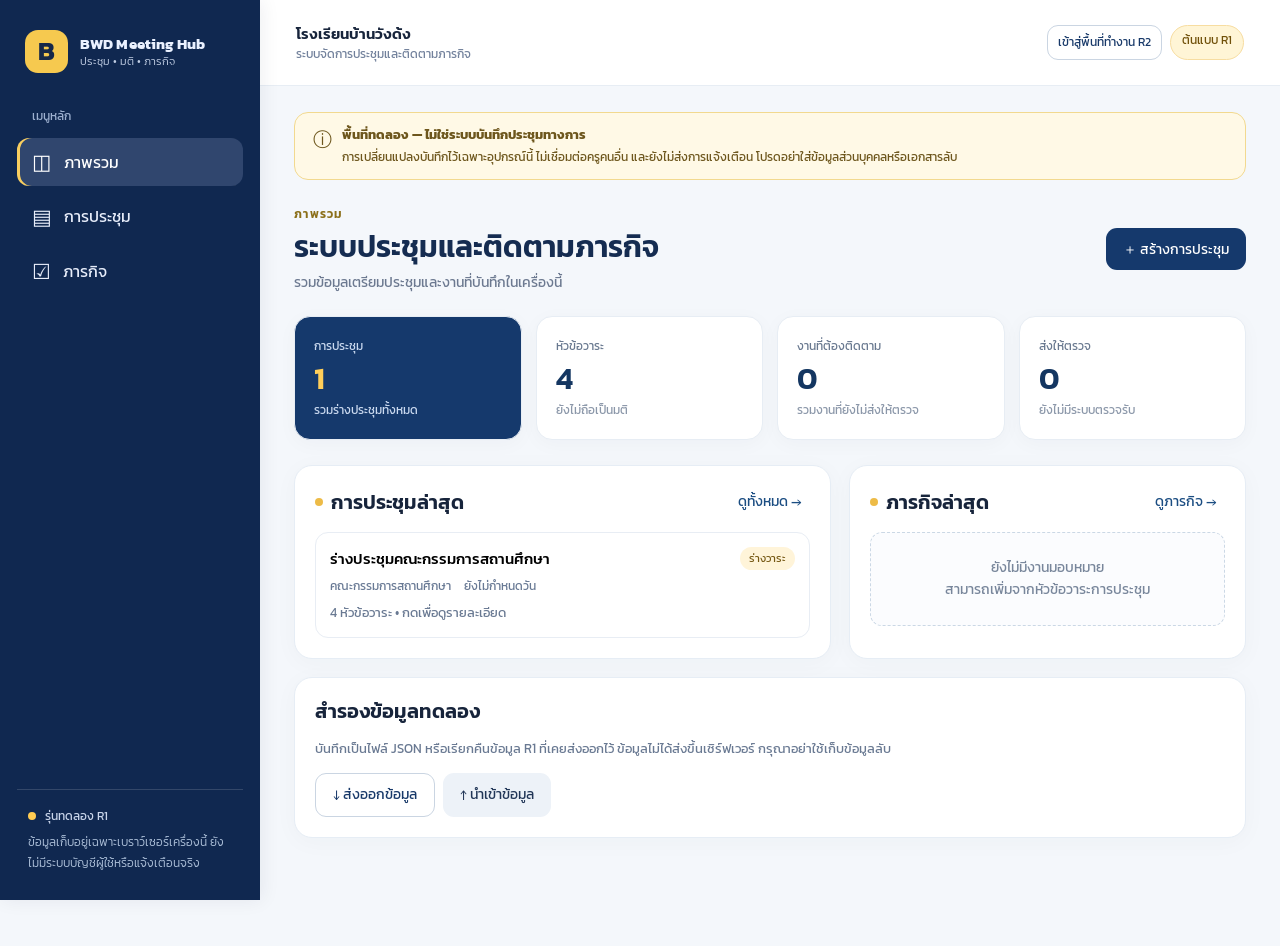
<file: index.html>
<!doctype html>
<html lang="th">
<head>
  <meta charset="utf-8">
  <meta name="viewport" content="width=device-width, initial-scale=1">
  <meta name="theme-color" content="#102850">
  <meta name="description" content="BWD Meeting Hub — ต้นแบบจัดการประชุม วาระ และภารกิจ">
  <title>BWD Meeting Hub | ระบบประชุมและติดตามภารกิจ</title>
  <link rel="preconnect" href="https://fonts.googleapis.com">
  <link rel="preconnect" href="https://fonts.gstatic.com" crossorigin>
  <link href="https://fonts.googleapis.com/css2?family=Kanit:wght@300;400;500;600;700&display=swap" rel="stylesheet">
  <link rel="stylesheet" href="./styles.css">
  <script src="./app.js" defer></script>
</head>
<body>
  <a class="skip-link" href="#main">ข้ามไปเนื้อหา</a>
  <div class="app-shell">
    <aside class="sidebar" aria-label="เมนูหลัก">
      <a class="brand" href="#dashboard" aria-label="BWD Meeting Hub หน้าภาพรวม">
        <span class="brand-logo">B</span>
        <span class="brand-words"><strong>BWD Meeting Hub</strong><small>ประชุม • มติ • ภารกิจ</small></span>
      </a>
      <div class="side-caption">เมนูหลัก</div>
      <nav class="side-nav" aria-label="นำทาง">
        <button type="button" class="nav-link is-active" data-view="dashboard"><span aria-hidden="true">◫</span> ภาพรวม</button>
        <button type="button" class="nav-link" data-view="meetings"><span aria-hidden="true">▤</span> การประชุม</button>
        <button type="button" class="nav-link" data-view="tasks"><span aria-hidden="true">☑</span> ภารกิจ</button>
      </nav>
      <div class="side-footer">
        <span class="demo-dot" aria-hidden="true"></span> รุ่นทดลอง R1
        <p>ข้อมูลเก็บอยู่เฉพาะเบราว์เซอร์เครื่องนี้ ยังไม่มีระบบบัญชีผู้ใช้หรือแจ้งเตือนจริง</p>
      </div>
    </aside>

    <div class="main-column">
      <header class="topbar">
        <div class="topbar-brand">
          <span class="mobile-logo">B</span>
          <div><strong>โรงเรียนบ้านวังด้ง</strong><small>ระบบจัดการประชุมและติดตามภารกิจ</small></div>
        </div>
        <div class="button-group"><a class="button outline small" href="./workspace.html">เข้าสู่พื้นที่ทำงาน R2</a><span class="version-pill">ต้นแบบ R1</span></div>
      </header>

      <main id="main" tabindex="-1">
        <div class="privacy-banner" role="note">
          <span aria-hidden="true">ⓘ</span>
          <div><strong>พื้นที่ทดลอง — ไม่ใช่ระบบบันทึกประชุมทางการ</strong>
            <p>การเปลี่ยนแปลงบันทึกไว้เฉพาะอุปกรณ์นี้ ไม่เชื่อมต่อครูคนอื่น และยังไม่ส่งการแจ้งเตือน โปรดอย่าใส่ข้อมูลส่วนบุคคลหรือเอกสารลับ</p>
          </div>
        </div>
        <div id="appContent" aria-live="off"></div>
      </main>

      <nav class="bottom-nav" aria-label="เมนูมือถือ">
        <button type="button" class="bottom-link is-active" data-view="dashboard"><span aria-hidden="true">◫</span>ภาพรวม</button>
        <button type="button" class="bottom-link" data-view="meetings"><span aria-hidden="true">▤</span>การประชุม</button>
        <button type="button" class="bottom-link" data-view="tasks"><span aria-hidden="true">☑</span>ภารกิจ</button>
      </nav>
    </div>
  </div>

  <dialog id="editorDialog" aria-labelledby="dialogTitle">
    <form id="editorForm">
      <div class="dialog-heading"><h2 id="dialogTitle">เพิ่มข้อมูล</h2><button id="closeDialog" class="icon-button" type="button" aria-label="ปิด">✕</button></div>
      <div id="formFields"></div>
      <div class="dialog-actions"><button type="button" class="button secondary" id="cancelDialog">ยกเลิก</button><button type="submit" class="button primary">บันทึก</button></div>
    </form>
  </dialog>
  <div class="toast" id="toast" role="status" aria-live="polite"></div>
</body>
</html>
</file>
<file: styles.css>
:root{font-family:"Kanit","Noto Sans Thai",system-ui,sans-serif;color:#17243b;background:#f4f7fb;font-weight:400;line-height:1.55;font-synthesis:none}
*{box-sizing:border-box}
html{scroll-behavior:smooth}
body{margin:0}
button,input,select,textarea{font:inherit}
button{cursor:pointer}
button:disabled{opacity:.5;cursor:not-allowed}
a{color:inherit}
:focus-visible{outline:3px solid #edbe38;outline-offset:3px}
.skip-link{position:absolute;top:-80px;left:20px;background:#fff;padding:10px;z-index:100}
.skip-link:focus{top:10px}
.app-shell{display:flex;min-height:100vh}
.sidebar{width:260px;position:sticky;top:0;height:100vh;flex-shrink:0;background:#102850;color:#eaf1ff;display:flex;flex-direction:column;padding:27px 17px;box-shadow:2px 0 18px #0a1e3b12}
.brand{text-decoration:none;display:flex;align-items:center;gap:12px;padding:3px 8px 28px}
.brand-logo,.mobile-logo{width:43px;height:43px;display:inline-grid;place-items:center;flex-shrink:0;background:#f6c94f;color:#162849;border-radius:13px;font-size:26px;font-weight:700}
.brand-words{display:flex;flex-direction:column;line-height:1.32}
.brand-words strong{font-size:15px;letter-spacing:.1px}
.brand-words small{font-size:11px;color:#c1cee4;font-weight:300}
.side-caption{font-size:12px;color:#9eb1d0;padding:6px 15px 12px}
.side-nav{display:grid;gap:6px}
.nav-link{display:flex;align-items:center;gap:12px;width:100%;text-align:left;padding:12px 15px;border:0;border-radius:12px;background:transparent;color:#e7edfa}
.nav-link>span{font-size:21px;line-height:1}
.nav-link:hover,.nav-link.is-active{background:#30466e;color:white}
.nav-link.is-active{box-shadow:inset 3px 0 #f8ce5f}
.side-footer{margin-top:auto;font-size:12px;color:#cad6eb;padding:17px 11px 0;border-top:1px solid #ffffff25}
.side-footer p{margin:7px 0 0;line-height:1.7;color:#acbfd8;font-weight:300}
.demo-dot{display:inline-block;width:8px;height:8px;border-radius:100%;background:#ffcc52;margin-right:6px}
.main-column{min-width:0;flex:1}
.topbar{height:86px;background:#fff;display:flex;align-items:center;justify-content:space-between;border-bottom:1px solid #e7edf4;padding:0 36px}
.topbar-brand{display:flex;align-items:center;gap:12px}
.topbar-brand strong{display:block;font-size:15px;font-weight:600}
.topbar-brand small{display:block;font-size:12px;color:#71809b}
.mobile-logo{display:none}
.version-pill{font-size:12px;padding:5px 11px;border-radius:40px;background:#fff5d6;color:#705009;border:1px solid #f7dda1}
main{width:min(1180px,100%);margin:0 auto;padding:26px 34px 90px}
.privacy-banner{display:flex;gap:10px;background:#fff9e6;color:#6d561c;border:1px solid #f2d98f;padding:12px 18px;border-radius:14px;font-size:13px;margin-bottom:25px}
.privacy-banner>span{font-size:19px;font-weight:600}
.privacy-banner p{margin:3px 0 0;font-size:12px}
.page-header{display:flex;justify-content:space-between;align-items:center;gap:16px;margin-bottom:22px;flex-wrap:wrap}
.kicker{font-size:12px;letter-spacing:1.25px;font-weight:600;color:#8b6f19;text-transform:uppercase;margin:0 0 4px}
h1{font-size:clamp(24px,3vw,30px);line-height:1.3;margin:0;font-weight:600;color:#152c51}
h2{font-size:20px;margin:0;font-weight:600;line-height:1.35}
h3{font-size:17px;font-weight:500;margin:0}
.subtitle{margin:6px 0 0;color:#6c7990;font-size:14px}
.button{border:0;border-radius:11px;padding:10px 17px;display:inline-flex;align-items:center;justify-content:center;gap:7px;font-size:14px;min-height:42px;text-decoration:none;white-space:normal}
.button.primary{background:#15396c;color:#fff}
.button.primary:hover{background:#0c2850}
.button.secondary{background:#edf2f8;color:#213657}
.button.secondary:hover{background:#e2eaf5}
.button.outline{background:white;color:#183969;border:1px solid #cad5e2}
.button.tertiary{background:transparent;color:#1b4d82;padding:5px 8px;min-height:32px}
.button.small{font-size:12px;padding:7px 10px;min-height:34px}
.button-group{display:flex;gap:8px;flex-wrap:wrap}
.grid-stats{display:grid;grid-template-columns:repeat(4,minmax(0,1fr));gap:14px;margin-bottom:25px}
.stat-card{background:#fff;border:1px solid #e7edf4;border-radius:16px;padding:20px 19px;box-shadow:0 4px 20px #132b4408}
.stat-label{font-size:12px;color:#68788f}
.stat-value{font-size:31px;line-height:1.45;color:#143661;font-weight:600}
.stat-foot{font-size:12px;color:#8b97a9}
.stat-card.highlight{background:#15396c}
.stat-card.highlight .stat-label,.stat-card.highlight .stat-foot{color:#cbdaf0}
.stat-card.highlight .stat-value{color:#ffce59}
.two-col{display:grid;grid-template-columns:1.15fr .85fr;gap:18px}
.panel{background:white;border:1px solid #e6edf5;border-radius:18px;padding:20px;box-shadow:0 4px 24px #18304b08;min-width:0;margin-bottom:18px}
.panel-heading{display:flex;justify-content:space-between;align-items:center;gap:12px;margin-bottom:14px}
.panel-title{display:flex;align-items:center;gap:8px}
.panel-title .pin{width:8px;height:8px;border-radius:50%;background:#edbb47}
.stack{display:grid;gap:11px}
.meeting-item,.task-item{border:1px solid #e8edf4;background:#fff;border-radius:13px;padding:14px;display:grid;gap:7px}
.meeting-item{cursor:pointer;text-align:left;width:100%}
.meeting-item:hover{border-color:#98b3d4;background:#fafcff}
.meeting-item-top{display:flex;gap:10px;align-items:flex-start;justify-content:space-between}
.meeting-item strong,.task-item strong{font-size:15px;font-weight:500}
.item-meta{display:flex;gap:13px;flex-wrap:wrap;color:#687994;font-size:12px}
.item-description{font-size:13px;color:#697992;margin:0}
.chip{display:inline-block;font-size:11px;padding:4px 9px;line-height:1.35;background:#edf2fa;color:#37547c;border-radius:100px;white-space:nowrap}
.chip.gold{color:#765914;background:#fff4d9}
.chip.green{color:#246850;background:#e0f6ec}
.chip.red{color:#9c4536;background:#ffede9}
.chip.gray{color:#5c6875;background:#edf0f4}
.chip.purple{color:#64508d;background:#f1ebfb}
.muted{color:#748198}
.empty{border:1px dashed #cbd8e5;border-radius:12px;background:#fbfcfe;padding:24px;text-align:center;color:#78869b;font-size:14px}
.small-caption{font-size:12px;color:#8795a9;margin-top:8px}
.toolbar{display:flex;align-items:center;gap:10px;flex-wrap:wrap;margin-bottom:18px}
.toolbar .grow{flex:1;min-width:170px}
.input,.select,.textarea{width:100%;padding:10px 12px;border:1px solid #cbd6e4;border-radius:10px;background:white;color:#1b2e49;font-size:14px}
.input:focus,.select:focus,.textarea:focus{border-color:#3562a1;outline:2px solid #b8d4f4;outline-offset:0}
.field{margin-bottom:15px}
.field label{display:block;font-size:13px;color:#34506f;font-weight:500;margin-bottom:6px}
.field-hint{font-size:11px;color:#7f8ba0;margin-top:4px}
.searchbar{max-width:360px}
.meeting-cards{display:grid;grid-template-columns:repeat(2,minmax(0,1fr));gap:15px}
.meeting-card{background:#fff;border:1px solid #e7edf4;border-radius:16px;padding:19px;display:flex;flex-direction:column;gap:12px}
.meeting-card:hover{box-shadow:0 8px 26px #14305212}
.card-date{color:#617690;font-size:12px}
.card-footer{display:flex;align-items:center;justify-content:space-between;gap:9px;margin-top:auto}
.section-count{font-size:12px;color:#7b889e}
.details-meta{display:flex;gap:18px;flex-wrap:wrap;color:#6a7c94;font-size:13px;margin-top:8px}
.back-button{margin-bottom:15px}
.agenda-card{border:1px solid #e5ebf4;border-radius:13px;padding:16px;margin-bottom:11px}
.agenda-head{display:flex;justify-content:space-between;align-items:start;gap:10px}
.agenda-section{font-size:11px;color:#8a6818;text-transform:uppercase;margin-bottom:4px}
.agenda-notes{font-size:13px;color:#68788e;white-space:pre-wrap;margin:7px 0}
.decision-box{background:#f1f6fc;padding:12px;border-left:3px solid #d5ad45;border-radius:7px;font-size:13px;margin-top:11px;white-space:pre-wrap}
.decision-box strong{display:block;font-size:12px;margin-bottom:3px;color:#2d4b74}
.table-wrap{overflow-x:auto}
table{border-collapse:collapse;width:100%;text-align:left}
th,td{border-bottom:1px solid #edf1f6;padding:11px 8px;font-size:13px;vertical-align:top}
th{font-size:12px;color:#77859a;font-weight:500}
td{color:#30445e}
.task-state{padding:7px 9px;font-size:12px;max-width:145px}
select.task-state{min-width:130px}
.detail-grid{display:grid;grid-template-columns:1fr 290px;gap:18px}
.helper-card{border-radius:14px;padding:17px;background:#f5f8fd;color:#47617f;font-size:13px}
.helper-card p{margin:4px 0 0}
.helper-card ul{margin:8px 0 0;padding-left:19px}
details.guide{background:white;border:1px solid #e5edf4;border-radius:12px;padding:13px 17px;margin-top:16px}
details.guide summary{cursor:pointer;color:#254368;font-size:13px;font-weight:500}
details.guide p{font-size:13px;color:#657590}
dialog{border:0;border-radius:20px;width:min(520px,calc(100vw - 26px));max-height:88vh;overflow:auto;padding:24px;box-shadow:0 22px 70px #09204055}
dialog::backdrop{background:#0b1d38a3}
.dialog-heading{display:flex;align-items:center;justify-content:space-between;gap:12px;margin-bottom:17px}
.icon-button{border:0;background:#edf2f8;color:#304b6d;border-radius:9px;width:35px;height:35px;font-size:18px}
.dialog-actions{display:flex;gap:10px;justify-content:flex-end;padding-top:10px}
.toast{position:fixed;bottom:24px;right:24px;padding:12px 18px;background:#193d68;color:white;border-radius:12px;box-shadow:0 8px 35px #12334f35;opacity:0;transform:translateY(10px);pointer-events:none;transition:.2s ease;z-index:50;font-size:13px;max-width:min(430px,90vw)}
.toast.visible{opacity:1;transform:none}
.bottom-nav{display:none}
@media(max-width:1050px){.sidebar{width:222px}.brand-words strong{font-size:13px}main{padding:22px}.grid-stats{grid-template-columns:repeat(2,minmax(0,1fr))}.two-col{grid-template-columns:1fr}}
@media(max-width:740px){.sidebar{display:none}.topbar{height:67px;padding:0 16px}.mobile-logo{display:grid;width:34px;height:34px;border-radius:10px;font-size:20px}.topbar-brand strong{font-size:13px}.topbar-brand small{font-size:10px}.version-pill{font-size:10px;padding:4px 8px}main{padding:15px 14px 100px}.privacy-banner{font-size:12px;padding:10px 12px}.privacy-banner p{font-size:11px}.page-header{align-items:flex-start;gap:10px}.page-header>.button{width:100%}h1{font-size:23px}.grid-stats{gap:9px}.stat-card{padding:13px}.stat-value{font-size:27px}.meeting-cards{grid-template-columns:1fr}.detail-grid{grid-template-columns:1fr}.panel{padding:16px}.toolbar{align-items:stretch}.toolbar .grow,.toolbar .button{width:100%;max-width:unset}.bottom-nav{display:grid;grid-template-columns:repeat(3,1fr);position:fixed;bottom:0;left:0;right:0;z-index:35;background:white;border-top:1px solid #e2e8ef;box-shadow:0 -4px 23px #142a3a15;padding:6px 7px max(8px,env(safe-area-inset-bottom))}.bottom-link{border:0;background:transparent;padding:7px 4px;color:#73839a;font-size:11px;display:grid;justify-items:center;gap:1px}.bottom-link>span{font-size:22px;line-height:1.1}.bottom-link.is-active{color:#15396c;font-weight:600}.toast{bottom:80px;right:10px;left:10px;width:auto}.item-meta{gap:7px}}
@media(prefers-reduced-motion:reduce){html{scroll-behavior:auto}.toast{transition:none}}
</file>
